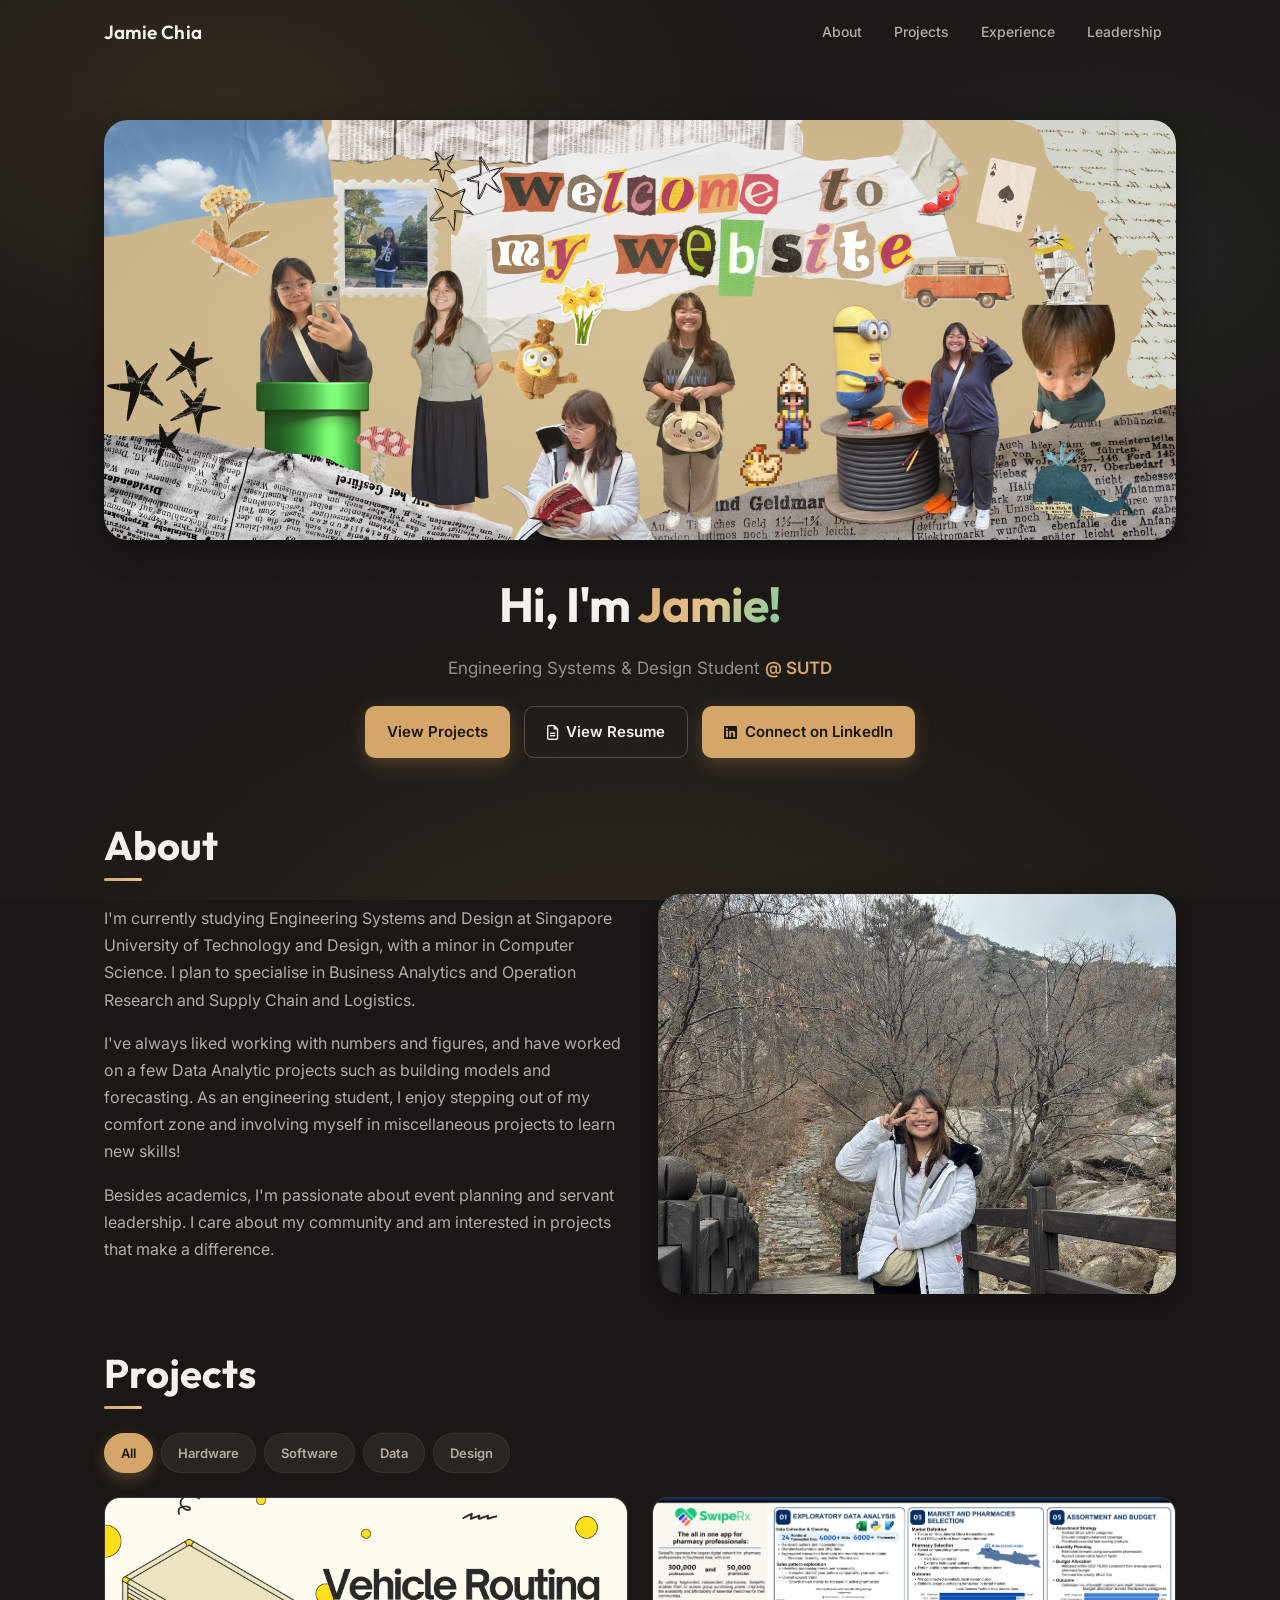
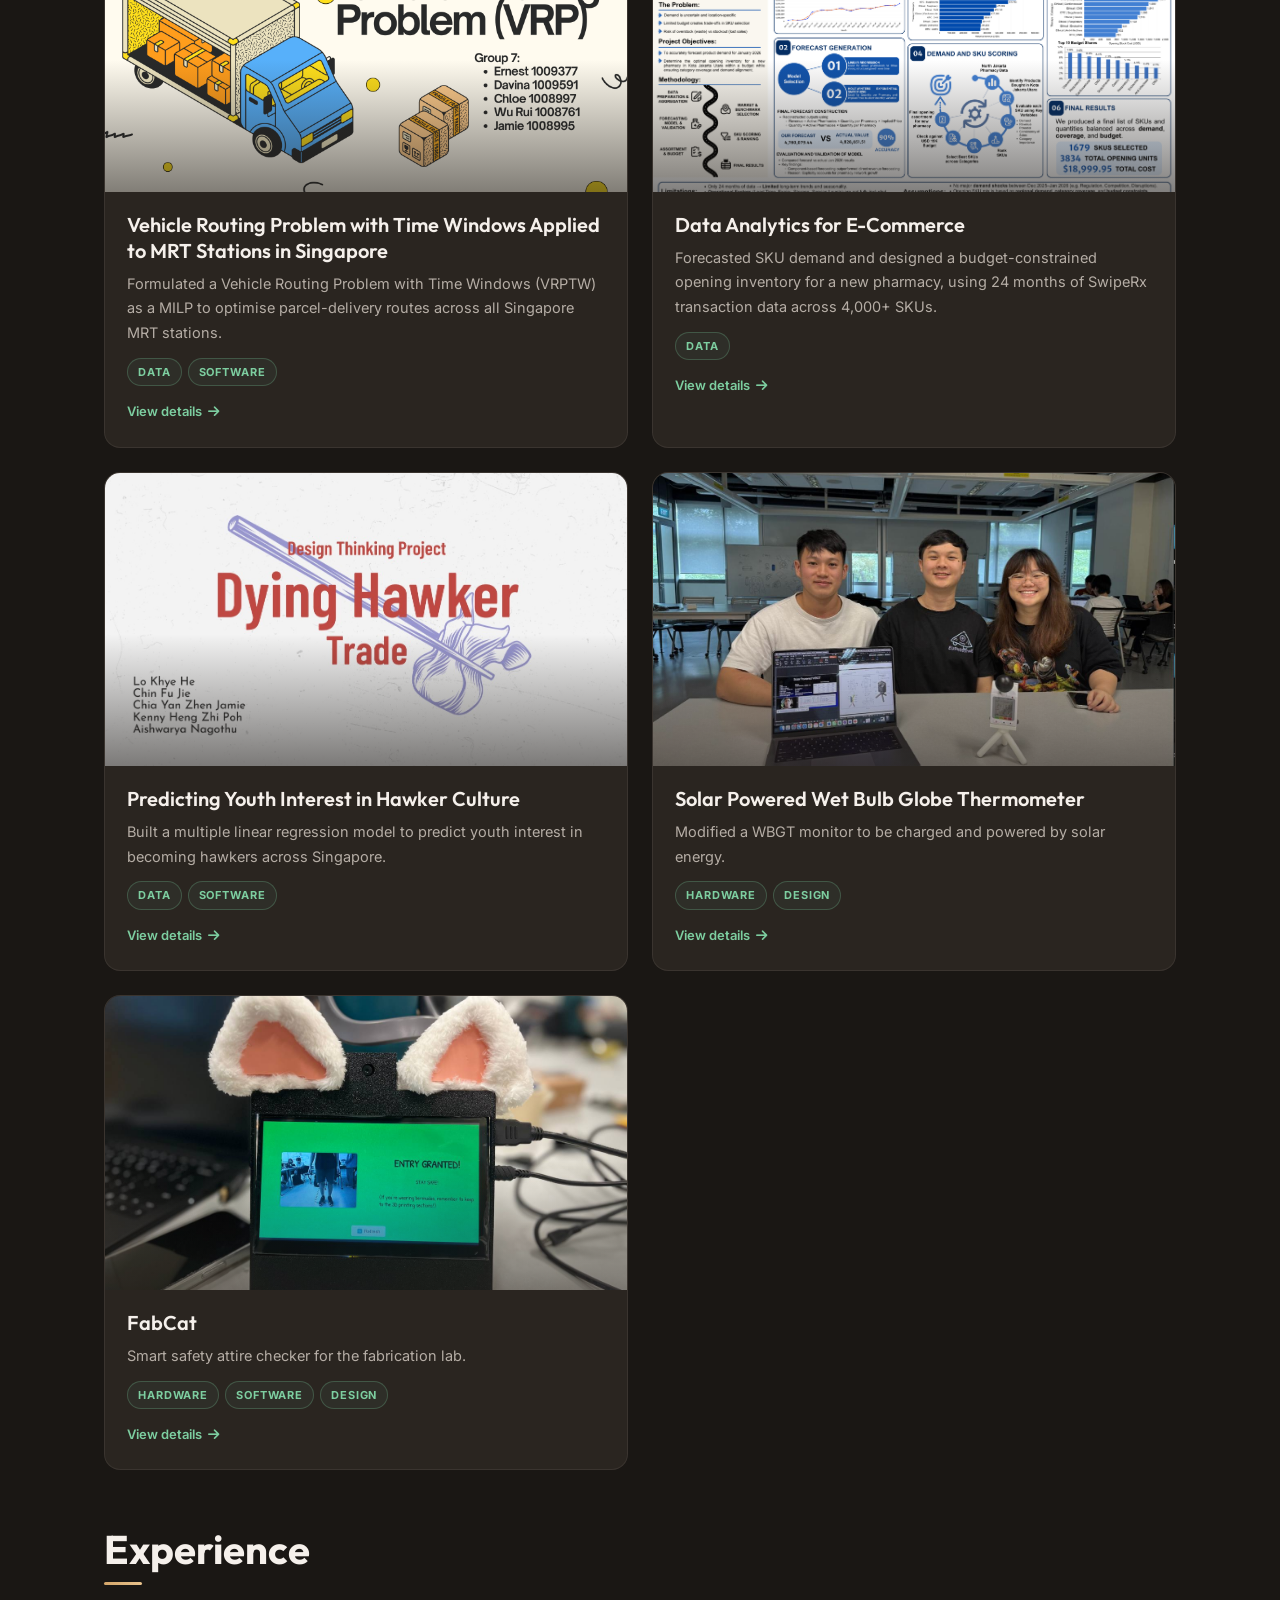
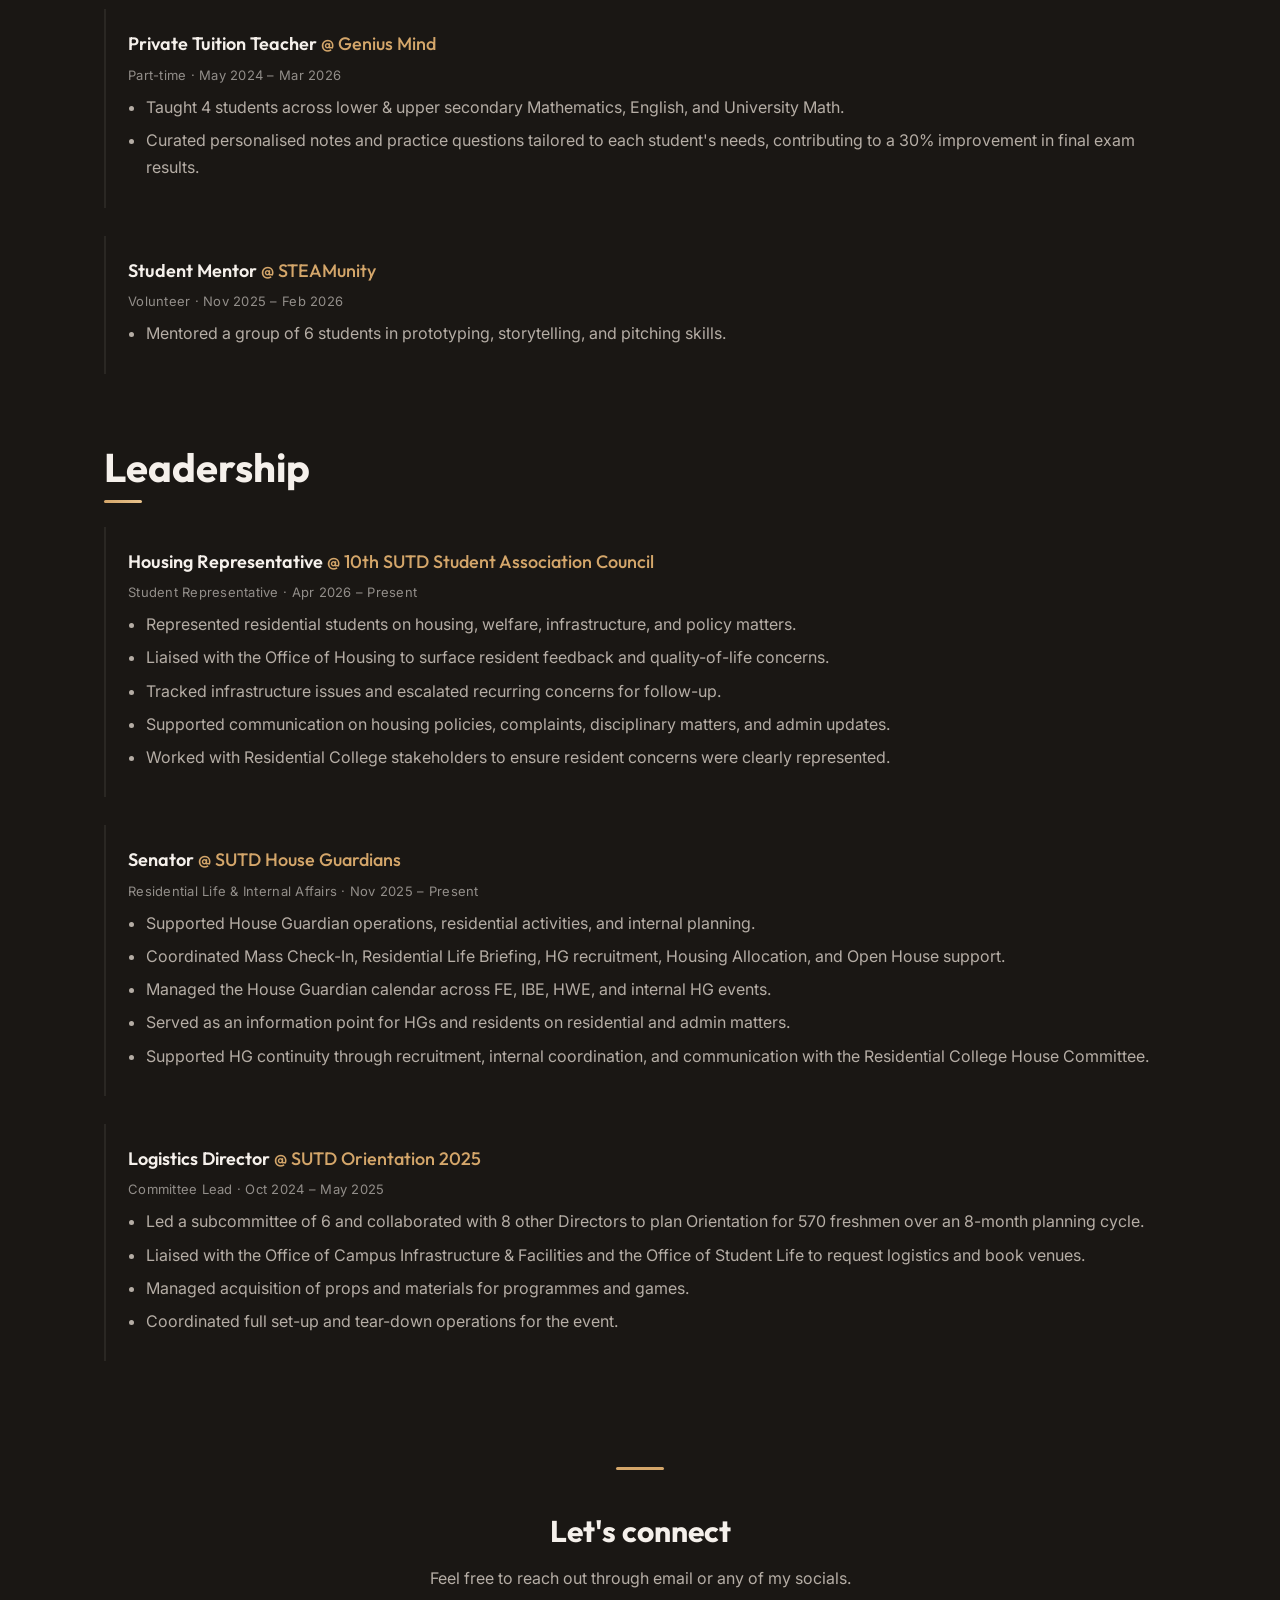
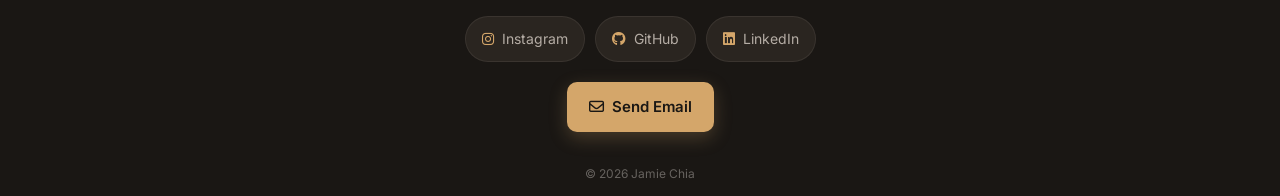
<file: docs/index.html>
<!DOCTYPE html>
<html lang="en">
<head>
  <meta charset="UTF-8" />
  <meta name="viewport" content="width=device-width, initial-scale=1.0" />
  <title>Jamie Chia — Portfolio</title>
  <meta name="description" content="Jamie Chia — Engineering Systems & Design student at SUTD, aspiring data analyst. Projects in data analytics, optimisation, hardware, and design, plus leadership and experience." />
  <meta name="author" content="Jamie Chia" />
  <link rel="icon" type="image/png" href="favicon.png" />

  <!-- Open Graph / social preview -->
  <meta property="og:type" content="website" />
  <meta property="og:title" content="Jamie Chia — Portfolio" />
  <meta property="og:description" content="Engineering Systems & Design student at SUTD. Projects in data analytics, optimisation, hardware, and design." />
  <meta property="og:image" content="assets/welcome_new.png" />
  <meta name="twitter:card" content="summary_large_image" />

  <link rel="preconnect" href="https://fonts.googleapis.com" />
  <link rel="preconnect" href="https://fonts.gstatic.com" crossorigin />
  <link
    href="https://fonts.googleapis.com/css2?family=Outfit:wght@500;600;700;800&family=Inter:wght@400;500;600;700&display=swap"
    rel="stylesheet"
  />
  <link rel="stylesheet" href="https://cdnjs.cloudflare.com/ajax/libs/font-awesome/6.5.1/css/all.min.css" />
  <link rel="stylesheet" href="styles.css" />

  <script>
    // Prevent browser page-zoom (trackpad pinch = ctrl+wheel) so zooming an
    // embedded PDF/poster doesn't scale the whole site. The Drive PDF viewer
    // keeps its own zoom controls.
    window.addEventListener('wheel', function (e) {
      if (e.ctrlKey) e.preventDefault();
    }, { passive: false });
    window.addEventListener('keydown', function (e) {
      if ((e.ctrlKey || e.metaKey) && ['+', '-', '=', '0'].indexOf(e.key) !== -1) {
        e.preventDefault();
      }
    });
    document.addEventListener('gesturestart', function (e) { e.preventDefault(); });
  </script>
</head>
<body>
  <div class="bg-mesh" aria-hidden="true"></div>
  <div class="bg-noise" aria-hidden="true"></div>

  <header class="nav" id="nav">
    <div class="nav-inner">
      <a href="#welcome" class="brand">Jamie Chia</a>
      <nav class="nav-links">
        <a href="#about" data-section="about">About</a>
        <a href="#projects" data-section="projects">Projects</a>
        <a href="#experience" data-section="experience">Experience</a>
        <a href="#leadership" data-section="leadership">Leadership</a>
      </nav>
    </div>
    <div class="scroll-progress" id="scrollProgress" aria-hidden="true"></div>
  </header>

  <main class="container">
    <!-- Welcome -->
    <section id="welcome" class="welcome reveal">
      <div class="hero-banner">
        <img src="assets/welcome_new.png" alt="Welcome banner" />
        <div class="hero-glow" aria-hidden="true"></div>
      </div>
      <h1 class="hero-title">
        Hi, I'm <span class="gradient-text">Jamie!</span>
      </h1>
      <p class="hero-sub">
        Engineering Systems &amp; Design Student
        <span class="accent">@ SUTD</span>
      </p>
      <div class="hero-cta">
        <a href="#projects" class="btn btn-primary">View Projects</a>
        <a
          href="https://drive.google.com/file/d/1dFNboKUrSC80b1R4rKAK2eT_RFc7WORm/view"
          target="_blank"
          rel="noopener"
          class="btn btn-ghost"
        >
          <i class="fa-regular fa-file-lines"></i> View Resume
        </a>
        <a
          href="https://www.linkedin.com/in/jcjamiechia/"
          target="_blank"
          rel="noopener"
          class="btn btn-primary"
        >
          <i class="fa-brands fa-linkedin"></i> Connect on LinkedIn
        </a>
      </div>
    </section>

    <!-- About -->
    <section id="about" class="about reveal">
      <div class="about-text">
        <h2 class="section-title">About</h2>
        <p>
          I'm currently studying Engineering Systems and Design at Singapore
          University of Technology and Design, with a minor in Computer Science.
          I plan to specialise in Business Analytics and Operation Research and
          Supply Chain and Logistics.
        </p>
        <p>
          I've always liked working with numbers and figures, and have worked on
          a few Data Analytic projects such as building models and forecasting.
          As an engineering student, I enjoy stepping out of my comfort zone and
          involving myself in miscellaneous projects to learn new skills!
        </p>
        <p>
          Besides academics, I'm passionate about event planning and servant
          leadership. I care about my community and am interested in projects
          that make a difference.
        </p>
      </div>
      <div class="about-image">
        <img src="assets/about.jpg" alt="Portrait of Jamie" />
      </div>
    </section>

    <!-- Projects -->
    <section id="projects" class="projects reveal">
      <h2 class="section-title">Projects</h2>
      <div class="filter-chips" id="filterChips">
        <button class="chip active" data-tag="All">All</button>
        <button class="chip" data-tag="Hardware">Hardware</button>
        <button class="chip" data-tag="Software">Software</button>
        <button class="chip" data-tag="Data">Data</button>
        <button class="chip" data-tag="Design">Design</button>
      </div>
      <div class="project-grid" id="projectGrid"></div>
    </section>

    <!-- Experience -->
    <section id="experience" class="experience reveal">
      <h2 class="section-title">Experience</h2>
      <div class="exp-list" id="experienceList"></div>
    </section>

    <!-- Leadership -->
    <section id="leadership" class="leadership reveal">
      <h2 class="section-title">Leadership</h2>
      <div class="exp-list" id="leadershipList"></div>
    </section>

    <!-- Contact / Footer -->
    <footer id="contact" class="footer reveal">
      <div class="footer-rule"></div>
      <h2 class="footer-title">Let's connect</h2>
      <p class="footer-sub">Feel free to reach out through email or any of my socials.</p>
      <div class="socials">
        <a href="https://www.instagram.com/jcjamiechia/" target="_blank" rel="noopener" class="social">
          <i class="fa-brands fa-instagram"></i><span>Instagram</span>
        </a>
        <a href="https://github.com/jcjamiechia" target="_blank" rel="noopener" class="social">
          <i class="fa-brands fa-github"></i><span>GitHub</span>
        </a>
        <a href="https://www.linkedin.com/in/jcjamiechia/" target="_blank" rel="noopener" class="social">
          <i class="fa-brands fa-linkedin"></i><span>LinkedIn</span>
        </a>
      </div>
      <a href="mailto:cyzj1234@gmail.com" class="btn btn-primary email-btn">
        <i class="fa-regular fa-envelope"></i> Send Email
      </a>
      <p class="copyright">© 2026 Jamie Chia</p>
    </footer>
  </main>

  <!-- Project modal -->
  <div class="modal" id="modal" aria-hidden="true">
    <div class="modal-backdrop" data-close></div>
    <div class="modal-panel" role="dialog" aria-modal="true">
      <button class="modal-close" data-close aria-label="Close">
        <i class="fa-solid fa-xmark"></i>
      </button>
      <div class="modal-body" id="modalBody"></div>
    </div>
  </div>

  <script src="script.js"></script>
</body>
</html>
</file>
<file: docs/styles.css>
/* ─── Design tokens ─────────────────────────────────────────────── */
:root {
  --bg:            #1A1714;
  --bg-2:          #221d18;
  --surface:       #2A2520;
  --surface-2:     #3A342E;
  --primary:       #D4A66A;   /* caramel/gold */
  --primary-soft:  #E8C28C;
  --accent:        #7DCEA0;   /* sage green */
  --text:          #F5F0EB;
  --text-muted:    #B5ADA5;
  --text-dim:      rgba(245,240,235,0.55);
  --divider:       rgba(232,224,216,0.14);
  --divider-soft:  rgba(232,224,216,0.08);
  --button-on-primary: #1A1714;

  --r-sm: 10px;
  --r-md: 16px;
  --r-lg: 24px;
  --r-pill: 999px;

  --s-sm: 12px;
  --s-md: 24px;
  --s-lg: 36px;
  --s-xl: 56px;

  --nav-h: 64px;

  --font-display: 'Outfit', sans-serif;
  --font-ui: 'Outfit', sans-serif;

  --shadow-card: 0 8px 30px rgba(0,0,0,0.35);
  --shadow-hover: 0 18px 48px rgba(0,0,0,0.45);
  --shadow-glow: 0 0 60px rgba(212,166,106,0.18);
}

/* ─── Reset & base ─────────────────────────────────────────────── */
*, *::before, *::after { box-sizing: border-box; }
html { scroll-behavior: smooth; scroll-padding-top: var(--nav-h); }
body {
  margin: 0;
  background: var(--bg);
  color: var(--text);
  font-family: 'Inter', system-ui, -apple-system, sans-serif;
  font-size: 16px;
  line-height: 1.7;
  -webkit-font-smoothing: antialiased;
  overflow-x: hidden;
}
img { max-width: 100%; display: block; }
a { color: inherit; text-decoration: none; }
button { font: inherit; cursor: pointer; border: 0; background: none; color: inherit; }
ul { padding-left: 1.1em; margin: 8px 0 0; }
li { margin: 6px 0; color: var(--text-muted); }
p { margin: 0 0 1em; color: var(--text-muted); }

/* ─── Atmospheric background ───────────────────────────────────── */
.bg-mesh {
  position: fixed; inset: 0;
  z-index: -2;
  background:
    radial-gradient(60% 50% at 18% 12%, rgba(212,166,106,0.12), transparent 70%),
    radial-gradient(45% 40% at 85% 28%, rgba(125,206,160,0.07), transparent 70%),
    radial-gradient(70% 60% at 50% 110%, rgba(212,166,106,0.10), transparent 70%),
    var(--bg);
}
.bg-noise {
  position: fixed; inset: 0;
  z-index: -1;
  pointer-events: none;
  opacity: 0.035;
  background-image: url("data:image/svg+xml;utf8,<svg xmlns='http://www.w3.org/2000/svg' width='200' height='200'><filter id='n'><feTurbulence type='fractalNoise' baseFrequency='0.85' numOctaves='2' stitchTiles='stitch'/><feColorMatrix values='0 0 0 0 1 0 0 0 0 1 0 0 0 0 1 0 0 0 0.6 0'/></filter><rect width='100%' height='100%' filter='url(%23n)'/></svg>");
}

/* ─── Nav ──────────────────────────────────────────────────────── */
.nav {
  position: fixed; top: 0; left: 0; right: 0;
  z-index: 50;
  transition: background 220ms ease, border-color 220ms ease, backdrop-filter 220ms ease;
  border-bottom: 1px solid transparent;
}
.nav.elevated {
  background: rgba(26,23,20,0.78);
  backdrop-filter: saturate(140%) blur(14px);
  -webkit-backdrop-filter: saturate(140%) blur(14px);
  border-bottom-color: var(--divider-soft);
}
.nav-inner {
  max-width: 1120px;
  margin: 0 auto;
  padding: 14px 24px;
  display: flex; align-items: center; gap: 16px;
  height: var(--nav-h);
}
.brand {
  font-family: 'Outfit', sans-serif;
  font-weight: 600;
  font-size: 19px;
  letter-spacing: 0.2px;
  color: var(--text);
}
.nav-links {
  margin-left: auto;
  display: flex; gap: 4px; flex-wrap: wrap;
}
.nav-links a {
  position: relative;
  padding: 8px 14px;
  border-radius: var(--r-pill);
  font-size: 14px; font-weight: 500;
  color: var(--text-muted);
  transition: color 180ms ease, background 180ms ease;
}
.nav-links a:hover { color: var(--text); background: rgba(245,240,235,0.04); }
.nav-links a.active { color: var(--primary); background: rgba(212,166,106,0.08); }
.nav-links a.active::after {
  content: ''; position: absolute;
  left: 50%; bottom: 2px;
  width: 14px; height: 2px; margin-left: -7px;
  background: var(--primary); border-radius: 2px;
}

/* ─── Layout ───────────────────────────────────────────────────── */
.container {
  max-width: 1120px;
  margin: 0 auto;
  padding: 96px var(--s-md) 0;
}
section { padding-bottom: var(--s-xl); scroll-margin-top: var(--nav-h); }
.section-title {
  font-family: var(--font-display);
  font-size: clamp(28px, 4vw, 40px);
  font-weight: 700;
  line-height: 1.15;
  margin: 0 0 var(--s-md);
  color: var(--text);
}
.section-title::after {
  content: ''; display: block;
  width: 38px; height: 3px;
  margin-top: 10px;
  background: linear-gradient(90deg, var(--primary), var(--primary-soft));
  border-radius: 2px;
}

/* ─── Reveal on scroll ─────────────────────────────────────────── */
.reveal {
  opacity: 0;
  transform: translateY(28px);
  transition: opacity 700ms ease, transform 700ms cubic-bezier(0.22,1,0.36,1);
}
.reveal.in {
  opacity: 1;
  transform: translateY(0);
}
@media (prefers-reduced-motion: reduce) {
  .reveal { opacity: 1; transform: none; transition: none; }
}

/* ─── Welcome / Hero ───────────────────────────────────────────── */
.welcome { text-align: center; padding-top: var(--s-md); }
.hero-banner {
  position: relative;
  width: 100%; height: clamp(240px, 42vw, 420px);
  border-radius: var(--r-lg);
  overflow: hidden;
  margin-bottom: var(--s-md);
  box-shadow: var(--shadow-card);
}
.hero-banner img {
  width: 100%; height: 100%;
  object-fit: cover;
  transition: transform 1200ms ease;
}
.hero-banner:hover img { transform: scale(1.03); }
.hero-glow {
  position: absolute; inset: -40%;
  background: radial-gradient(closest-side, rgba(212,166,106,0.25), transparent 70%);
  pointer-events: none;
  mix-blend-mode: screen;
}
.hero-title {
  font-family: var(--font-display);
  font-size: clamp(32px, 5vw, 48px);
  font-weight: 700;
  margin: 16px 0 8px;
  letter-spacing: -0.02em;
}
.gradient-text {
  background: linear-gradient(120deg, var(--primary), var(--primary-soft) 50%, var(--accent));
  -webkit-background-clip: text; background-clip: text;
  color: transparent;
}
.hero-sub {
  font-size: 17px;
  color: var(--text-dim);
  margin-bottom: var(--s-md);
}
.hero-sub .accent { color: var(--primary); font-weight: 600; }
.hero-cta {
  display: flex; flex-wrap: wrap; gap: 14px; justify-content: center;
  margin-top: 8px;
}

/* ─── Buttons ──────────────────────────────────────────────────── */
.btn {
  display: inline-flex; align-items: center; gap: 8px;
  padding: 12px 22px;
  border-radius: var(--r-sm);
  font-weight: 600; font-size: 15px;
  transition: transform 180ms ease, box-shadow 180ms ease, background 180ms ease, color 180ms ease, border-color 180ms ease;
  white-space: nowrap;
}
.btn:active { transform: translateY(1px); }
.btn-primary {
  background: var(--primary);
  color: var(--button-on-primary);
  box-shadow: 0 6px 18px rgba(212,166,106,0.25);
}
.btn-primary:hover {
  background: var(--primary-soft);
  box-shadow: 0 10px 26px rgba(212,166,106,0.35);
  transform: translateY(-1px);
}
.btn-ghost {
  border: 1px solid rgba(232,224,216,0.25);
  color: var(--text);
}
.btn-ghost:hover {
  background: rgba(245,240,235,0.05);
  border-color: rgba(232,224,216,0.45);
  transform: translateY(-1px);
}

/* ─── About ────────────────────────────────────────────────────── */
.about {
  display: grid;
  grid-template-columns: 1fr 1fr;
  gap: var(--s-lg);
  align-items: start;
}
.about-text { padding-top: 8px; }
.about-image {
  margin-top: 80px;
  border-radius: var(--r-lg);
  overflow: hidden;
  box-shadow: var(--shadow-card);
  transition: transform 400ms ease, box-shadow 400ms ease;
}
.about-image:hover { transform: translateY(-4px); box-shadow: var(--shadow-hover); }
.about-image img { width: 100%; height: 400px; object-fit: cover; }
@media (max-width: 850px) {
  .about { grid-template-columns: 1fr; gap: var(--s-md); }
  .about-image { margin-top: 0; }
}

/* ─── Project filter chips ────────────────────────────────────── */
.filter-chips {
  display: flex; flex-wrap: wrap; gap: 8px;
  margin-bottom: var(--s-md);
}
.chip {
  padding: 8px 16px;
  font-size: 13px; font-weight: 600;
  color: var(--text-muted);
  background: var(--surface);
  border: 1px solid var(--divider-soft);
  border-radius: var(--r-pill);
  transition: all 200ms ease;
}
.chip:hover {
  color: var(--text);
  border-color: var(--divider);
  transform: translateY(-1px);
}
.chip.active {
  background: var(--primary);
  border-color: var(--primary);
  color: var(--button-on-primary);
  box-shadow: 0 6px 16px rgba(212,166,106,0.28);
}

/* ─── Project grid & cards ────────────────────────────────────── */
.project-grid {
  display: grid;
  grid-template-columns: repeat(2, 1fr);
  gap: var(--s-md);
}
@media (max-width: 850px) { .project-grid { grid-template-columns: 1fr; } }

.card {
  background: var(--surface);
  border: 1px solid var(--divider-soft);
  border-radius: var(--r-md);
  overflow: hidden;
  display: flex; flex-direction: column;
  cursor: pointer;
  transition: transform 350ms cubic-bezier(0.22,1,0.36,1),
              box-shadow 350ms ease,
              border-color 350ms ease;
}
.card:hover {
  transform: translateY(-6px);
  box-shadow: var(--shadow-hover);
  border-color: rgba(212,166,106,0.35);
}
.card-img {
  width: 100%; aspect-ratio: 16/9;
  overflow: hidden;
  background: var(--surface-2);
  position: relative;
}
.card-img img {
  width: 100%; height: 100%;
  object-fit: cover;
  transition: transform 700ms cubic-bezier(0.22,1,0.36,1);
}
.card:hover .card-img img { transform: scale(1.06); }
.card-img::after {
  content: '';
  position: absolute; inset: 0;
  background: linear-gradient(180deg, transparent 55%, rgba(26,23,20,0.55));
  pointer-events: none;
}
.card-body { padding: 20px 22px 22px; }
.card-title {
  font-family: 'Outfit', sans-serif;
  font-size: 20px; font-weight: 600;
  line-height: 1.3;
  margin: 0 0 8px;
  color: var(--text);
}
.card-summary { font-size: 14.5px; color: var(--text-muted); margin: 0 0 12px; }
.card-tags { display: flex; flex-wrap: wrap; gap: 6px; }
.tag {
  font-size: 11px; font-weight: 700; letter-spacing: 0.08em;
  text-transform: uppercase;
  color: var(--accent);
  padding: 4px 10px;
  border: 1px solid rgba(125,206,160,0.25);
  border-radius: var(--r-pill);
  background: rgba(125,206,160,0.06);
}

/* ─── Experience / Leadership ────────────────────────────────── */
.exp-item {
  padding: 20px 22px;
  border-left: 2px solid var(--divider-soft);
  margin-bottom: 14px;
  transition: border-color 200ms ease, background 200ms ease;
  border-radius: 0 var(--r-sm) var(--r-sm) 0;
}
.exp-item:hover {
  border-left-color: var(--primary);
  background: rgba(245,240,235,0.02);
}
.exp-item h3 {
  font-family: 'Outfit', sans-serif;
  font-size: 18px; font-weight: 600;
  margin: 0 0 4px;
  color: var(--text);
}
.exp-item .exp-at { color: var(--primary); font-weight: 500; }
.exp-meta {
  font-size: 13px; color: var(--text-dim);
  margin: 0 0 4px;
  letter-spacing: 0.02em;
}

/* ─── Footer ───────────────────────────────────────────────────── */
.footer { text-align: center; padding-top: var(--s-lg); }
.footer-rule {
  width: 48px; height: 3px;
  margin: 0 auto var(--s-lg);
  background: var(--primary);
  border-radius: 2px;
}
.footer-title {
  font-family: var(--font-display);
  font-size: 30px; font-weight: 700;
  margin: 0 0 8px;
}
.footer-sub {
  max-width: 460px; margin: 0 auto var(--s-md);
  color: var(--text-muted);
}
.socials {
  display: flex; justify-content: center; flex-wrap: wrap;
  gap: 10px; margin-bottom: 16px;
}
.social {
  display: inline-flex; align-items: center; gap: 8px;
  padding: 10px 16px;
  border-radius: var(--r-pill);
  background: var(--surface);
  border: 1px solid var(--divider-soft);
  font-size: 14px; color: var(--text-muted);
  transition: all 200ms ease;
}
.social i { color: var(--primary); }
.social:hover {
  color: var(--text);
  border-color: rgba(212,166,106,0.45);
  transform: translateY(-2px);
  box-shadow: 0 8px 20px rgba(0,0,0,0.3);
}
.email-btn { margin-top: 4px; }
.copyright {
  margin-top: 32px;
  font-size: 12px;
  color: rgba(245,240,235,0.35);
}

/* ─── Modal ────────────────────────────────────────────────────── */
.modal {
  position: fixed; inset: 0;
  z-index: 100;
  display: none;
  align-items: center; justify-content: center;
  padding: 24px;
}
.modal.open { display: flex; }
.modal-backdrop {
  position: absolute; inset: 0;
  background: rgba(10,8,6,0.7);
  backdrop-filter: blur(8px);
  -webkit-backdrop-filter: blur(8px);
  animation: fadeIn 250ms ease;
}
.modal-panel {
  position: relative;
  width: min(880px, 100%);
  max-height: 88vh;
  background: var(--bg-2);
  border: 1px solid var(--divider-soft);
  border-radius: var(--r-lg);
  overflow: hidden;
  display: flex; flex-direction: column;
  box-shadow: 0 30px 80px rgba(0,0,0,0.6);
  animation: modalIn 350ms cubic-bezier(0.22,1,0.36,1);
}
.modal-close {
  position: absolute; top: 12px; right: 12px;
  z-index: 2;
  width: 38px; height: 38px;
  border-radius: var(--r-pill);
  background: rgba(26,23,20,0.6);
  color: var(--text);
  display: inline-flex; align-items: center; justify-content: center;
  transition: background 180ms ease, transform 180ms ease;
}
.modal-close:hover { background: rgba(26,23,20,0.9); transform: rotate(90deg); }
.modal-body { overflow-y: auto; padding: 28px clamp(20px, 4vw, 40px) 36px; }

.modal-hero {
  width: calc(100% + 80px);
  margin: -28px -40px 24px;
  height: 280px;
  overflow: hidden;
  position: relative;
}
@media (max-width: 600px) {
  .modal-hero { width: calc(100% + 40px); margin: -28px -20px 20px; height: 200px; }
}
.modal-hero img { width: 100%; height: 100%; object-fit: cover; }
.modal-hero::after {
  content: ''; position: absolute; inset: 0;
  background: linear-gradient(180deg, transparent 40%, var(--bg-2));
}
.modal h2 {
  font-family: var(--font-display);
  font-size: clamp(24px, 3.4vw, 32px);
  font-weight: 700; margin: 0 0 6px;
  color: var(--text);
}
.modal .subtitle {
  color: var(--text-muted);
  margin: 0 0 20px;
  font-size: 15.5px;
}
.modal-meta {
  display: grid;
  grid-template-columns: repeat(auto-fit, minmax(180px, 1fr));
  gap: 16px;
  padding: 18px;
  background: rgba(245,240,235,0.03);
  border: 1px solid var(--divider-soft);
  border-radius: var(--r-md);
  margin-bottom: 24px;
}
.meta-label {
  font-size: 11px; font-weight: 700; letter-spacing: 0.12em;
  color: var(--accent); text-transform: uppercase;
  margin: 0 0 4px;
}
.meta-value { font-size: 14px; color: var(--text-muted); margin: 0; }
.modal h3 {
  font-family: 'Outfit', sans-serif;
  font-size: 18px; font-weight: 600;
  color: var(--text);
  margin: 24px 0 8px;
}
.modal .highlights li::marker { color: var(--primary); }
.gallery {
  display: grid;
  grid-template-columns: repeat(auto-fill, minmax(220px, 1fr));
  gap: 10px;
  margin-top: 12px;
}
.gallery img {
  width: 100%; aspect-ratio: 16/9;
  object-fit: cover;
  border-radius: var(--r-sm);
  transition: transform 300ms ease;
}
.gallery img:hover { transform: scale(1.03); }

.video-wrap {
  position: relative; padding-bottom: 56.25%; height: 0;
  border-radius: var(--r-md); overflow: hidden;
  margin-top: 12px;
}
.video-wrap iframe {
  position: absolute; inset: 0;
  width: 100%; height: 100%;
  border: 0;
}

@keyframes fadeIn { from { opacity: 0; } to { opacity: 1; } }
@keyframes modalIn {
  from { opacity: 0; transform: translateY(20px) scale(0.98); }
  to   { opacity: 1; transform: translateY(0) scale(1); }
}

/* ─── Scroll progress bar ──────────────────────────────────────── */
.scroll-progress {
  position: absolute; left: 0; bottom: 0;
  height: 2.5px; width: 0%;
  background: linear-gradient(90deg, var(--primary), var(--primary-soft));
  transition: width 80ms linear;
}

/* ─── Card CTA ─────────────────────────────────────────────────── */
.card-cta {
  display: inline-flex; align-items: center; gap: 6px;
  margin-top: 14px;
  font-size: 13px; font-weight: 600;
  color: var(--accent);
}
.card-cta i { transition: transform 200ms ease; }
.card:hover .card-cta i { transform: translateX(4px); }

/* ─── Experience / Leadership lists ───────────────────────────── */
.exp-list { display: flex; flex-direction: column; gap: 14px; }
.exp-item.clickable { cursor: pointer; }
.exp-item.clickable:hover {
  transform: translateY(-3px);
  box-shadow: var(--shadow-card);
  background: rgba(245,240,235,0.03);
}
.exp-cta {
  display: inline-flex; align-items: center; gap: 6px;
  margin-top: 10px;
  font-size: 13px; font-weight: 600;
  color: var(--accent);
}
.exp-cta i { transition: transform 200ms ease; }
.exp-item.clickable:hover .exp-cta i { transform: translateX(4px); }

/* ─── Modal: note, doc titles, reflection ─────────────────────── */
.modal .note {
  font-style: italic;
  color: var(--text-dim);
  border-left: 2px solid rgba(212,166,106,0.4);
  padding: 4px 0 4px 14px;
  margin: 14px 0 0;
}
.modal .doc-title {
  font-weight: 700; color: var(--primary);
  margin: 18px 0 0; font-size: 14.5px;
}
.exp-modal-title .exp-at { color: var(--primary); font-weight: 500; }
.reflection-block { margin-top: 16px; }
.reflection-head {
  color: var(--primary); font-weight: 700; font-size: 16px;
  margin: 0 0 4px;
}

/* ─── Blog-style captioned gallery ────────────────────────────── */
.story-gallery { display: flex; flex-direction: column; gap: 22px; margin-top: 14px; }
.story-photo { margin: 0; }
.story-photo img {
  width: 100%;
  max-height: 520px;
  object-fit: contain;
  background: var(--surface);
  border: 1px solid var(--divider-soft);
  border-radius: var(--r-md);
}
.story-photo figcaption {
  margin-top: 8px;
  font-size: 14px; color: var(--text-muted);
}

/* ─── Product viewer ──────────────────────────────────────────── */
.product-viewer { margin-top: 14px; }
.pv-main {
  background: var(--surface);
  border: 1px solid var(--divider-soft);
  border-radius: var(--r-md);
  overflow: hidden;
  padding: 16px;
}
.pv-main img {
  width: 100%; max-height: 440px; object-fit: contain;
  transition: opacity 200ms ease;
}
.pv-caption { margin: 12px 0 0; color: var(--text-muted); font-size: 15px; }
.pv-thumbs {
  display: flex; flex-wrap: wrap; gap: 22px; justify-content: center;
  margin-top: 18px;
}
.pv-thumb {
  display: flex; flex-direction: column; align-items: center; gap: 6px;
  color: var(--text-muted);
}
.pv-ring {
  display: block; width: 62px; height: 62px;
  border-radius: 50%; padding: 3px;
  border: 1.5px solid var(--divider);
  transition: border-color 200ms ease, transform 200ms ease;
}
.pv-ring img { width: 100%; height: 100%; object-fit: cover; border-radius: 50%; }
.pv-thumb .pv-label { font-size: 13px; font-weight: 500; }
.pv-thumb:hover .pv-ring { transform: translateY(-2px); }
.pv-thumb.active .pv-ring { border-color: var(--primary); border-width: 2.5px; }
.pv-thumb.active .pv-label { color: var(--text); font-weight: 700; }

/* ─── Lightbox ─────────────────────────────────────────────────── */
.lightbox {
  position: fixed; inset: 0; z-index: 200;
  display: none;
  background: rgba(10,8,6,0.93);
  backdrop-filter: blur(6px); -webkit-backdrop-filter: blur(6px);
  animation: fadeIn 200ms ease;
}
.lightbox.open { display: block; }
.lightbox-scroll {
  position: absolute; inset: 0;
  overflow: auto;
  display: flex; align-items: center; justify-content: center;
  padding: 32px;
}
.lightbox img {
  max-width: 100%; max-height: 100%;
  object-fit: contain;
  border-radius: var(--r-sm);
  cursor: zoom-in;
}
.lightbox img.zoomed {
  max-width: none; max-height: none;
  width: auto; height: auto;
  cursor: zoom-out;
  border-radius: 0;
}
.lightbox-close {
  position: fixed; top: 16px; right: 16px; z-index: 2;
  width: 42px; height: 42px; border-radius: var(--r-pill);
  background: rgba(26,23,20,0.7); color: var(--text);
  display: inline-flex; align-items: center; justify-content: center;
  transition: background 180ms ease, transform 180ms ease;
}
.lightbox-close:hover { background: rgba(26,23,20,0.95); transform: rotate(90deg); }

/* ─── Stagger helper ──────────────────────────────────────────── */
.stagger > * { opacity: 0; transform: translateY(16px); transition: opacity 600ms ease, transform 600ms cubic-bezier(0.22,1,0.36,1); }
.stagger.in > * { opacity: 1; transform: translateY(0); }
.stagger.in > *:nth-child(1) { transition-delay: 0ms; }
.stagger.in > *:nth-child(2) { transition-delay: 80ms; }
.stagger.in > *:nth-child(3) { transition-delay: 160ms; }
.stagger.in > *:nth-child(4) { transition-delay: 240ms; }
.stagger.in > *:nth-child(5) { transition-delay: 320ms; }
.stagger.in > *:nth-child(6) { transition-delay: 400ms; }
</file>
